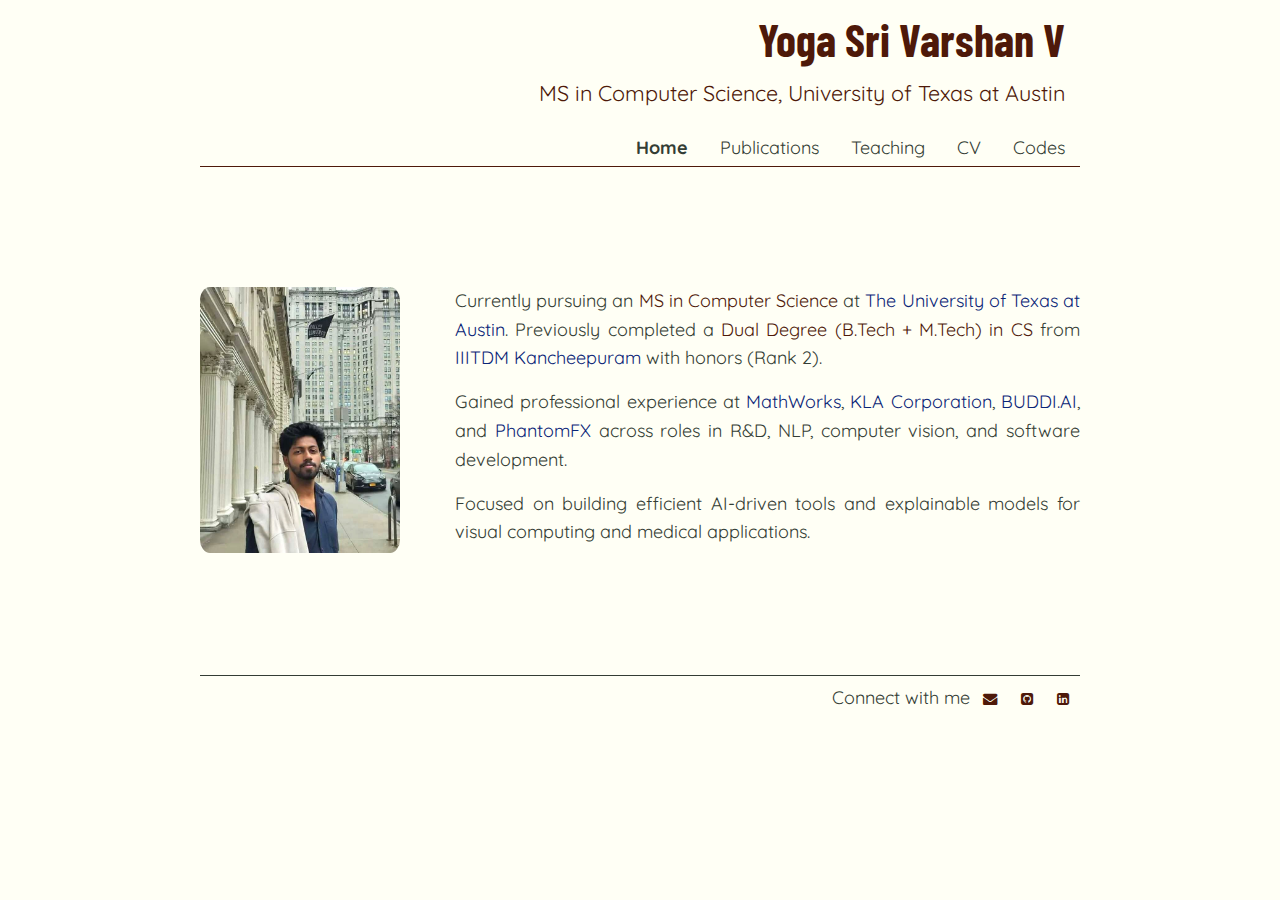
<file: index.html>
<!-- index.html -->
<html>
<head>
  <title>Yoga - Home</title>
  <meta name="author" content="Yoga Sri Varshan V">
  <link rel="icon" type="image/png" href="files/img/Yoga_NYC_3.jpg" />
  <meta http-equiv="content-type" content="text/html; charset=UTF-8">
  <meta name="viewport" content="width=device-width, initial-scale=1.0">
  <link rel="stylesheet" href="https://cdnjs.cloudflare.com/ajax/libs/font-awesome/4.7.0/css/font-awesome.min.css">
  <link rel="preconnect" href="https://fonts.googleapis.com">
  <link href='https://fonts.googleapis.com/css?family=Quicksand:200,200italic,300,300italic,400,400italic,500,500italic,600,600italic' rel='stylesheet'>
  <link href='https://fonts.googleapis.com/css?family=Barlow+Condensed:700bold' rel='stylesheet'>
  <link rel="stylesheet" type="text/css" href="files/src/cssfile.css">
</head>

<body>
  <!-- HEADER  -->
  <div class="header grid13">
    <div class="title">
      Yoga Sri Varshan V
    </div>
    <div class="subtitle">
      MS in Computer Science, University of Texas at Austin
    </div>
    <div class="nav">
      <a class="onav-curr">Home</a>
      <a class="onav" href="publications.html">Publications</a>
      <a class="onav" href="teaching.html">Teaching</a>
      <a class="onav" href="cv.html">CV</a>
      <a class="onav" href="codes.html">Codes</a>
    </div>
  </div>

  <!-- PICTURE AND LINKS -->
  <div class="photo grid1">
    <img class="pic" style="width:100%;" src="files/img/Yoga_NYC_7.jpg" alt="Yoga Sri Varshan V">    
  </div>

  <!-- ABOUT -->
  <div class="section grid23" id="about">
    <div class="subsection">
      Currently pursuing an <color>MS in Computer Science</color> at <a href="https://cs.utexas.edu/" target="_blank">The University of Texas at Austin</a>. Previously completed a <color>Dual Degree (B.Tech + M.Tech) in CS</color> from <a href="https://www.iiitdm.ac.in" target="_blank">IIITDM Kancheepuram</a> with honors (Rank 2).
    </div>
    <div class="subsection">
      Gained professional experience at <a href="https://mathworks.com" target="_blank">MathWorks</a>, <a href="https://www.kla.com" target="_blank">KLA Corporation</a>, <a href="https://buddi.ai" target="_blank">BUDDI.AI</a>, and <a href="https://phantomfx.com" target="_blank">PhantomFX</a> across roles in R&D, NLP, computer vision, and software development.
    </div>
    <div class="subsection">
      Focused on building efficient AI-driven tools and explainable models for visual computing and medical applications.
    </div>
  </div> 

  <!-- FOOTER LINKS -->
  <div class="section grid13 footer" style="text-align: right;">
    Connect with me   
    <a class="address" href="mailto:yogasrivarshan@utexas.edu" target="_blank"></a>
    <a class="github" href="https://github.com/YogaVicky" target="_blank"></a>
    <a class="linkedin" href="https://www.linkedin.com/in/yoga-sri-varshan-v/" target="_blank"></a>
  </div>

</body>
<script src="files/src/jsfile.js"></script>
</html>
</file>
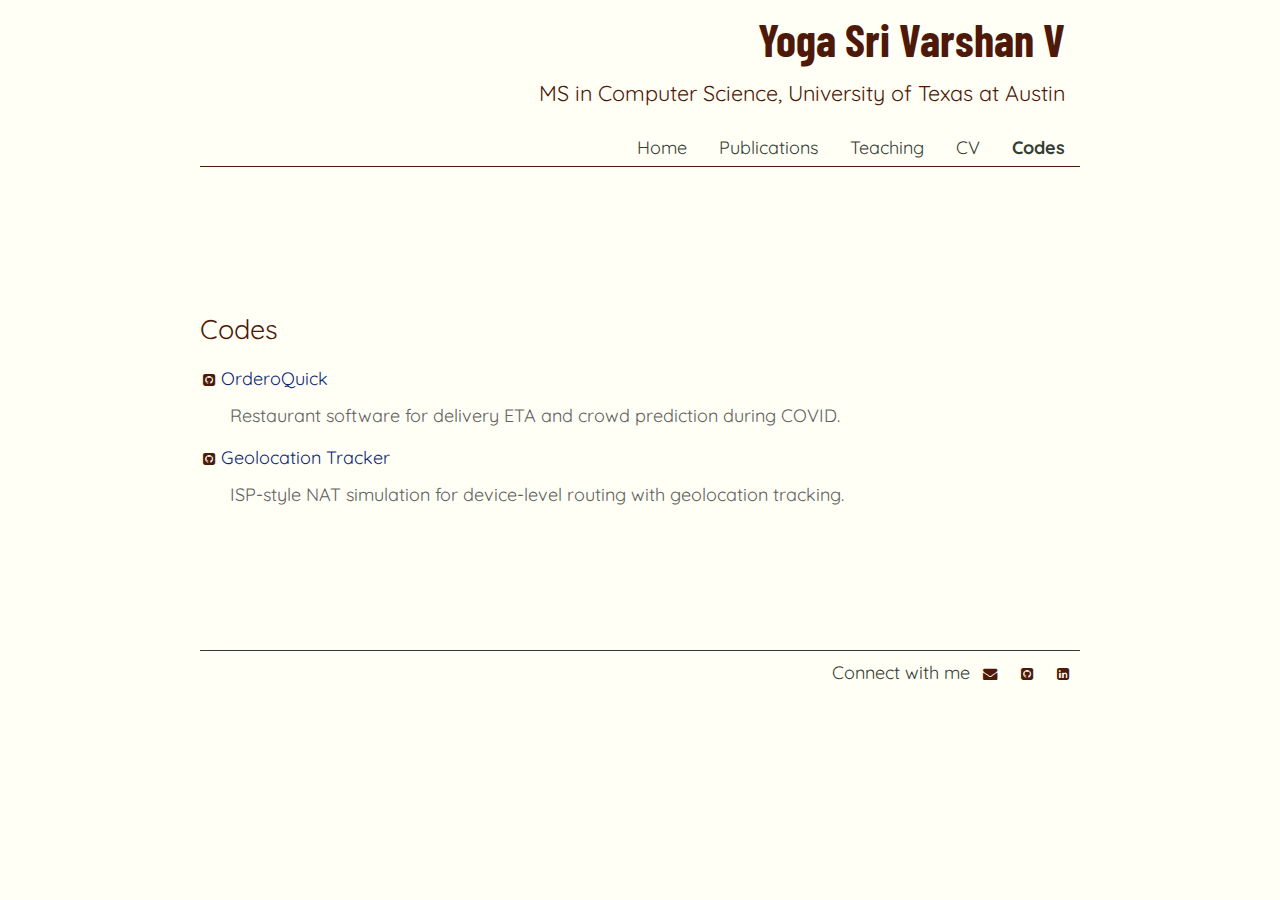
<file: codes.html>
<!-- codes.html -->
<html>
<head>
  <title>Yoga - Codes</title>
  <meta name="author" content="Yoga Sri Varshan V">
  <link rel="icon" type="image/png" href="files/img/Yoga_NYC_3.jpg" />
  <meta http-equiv="content-type" content="text/html; charset=UTF-8">
  <meta name="viewport" content="width=device-width, initial-scale=1.0">
  <link rel="stylesheet" href="https://cdnjs.cloudflare.com/ajax/libs/font-awesome/4.7.0/css/font-awesome.min.css">
  <link rel="preconnect" href="https://fonts.googleapis.com">
  <link href='https://fonts.googleapis.com/css?family=Quicksand:200,200italic,300,300italic,400,400italic,500,500italic,600,600italic' rel='stylesheet'>
  <link href='https://fonts.googleapis.com/css?family=Barlow+Condensed:700bold' rel='stylesheet'>
  <link rel="stylesheet" type="text/css" href="files/src/cssfile.css">
</head>

<!-- HEADER -->
<body>
  <!-- HEADER  -->
  <div class="header grid13">
    <div class="title">
      Yoga Sri Varshan V
    </div>
    <div class="subtitle">
      MS in Computer Science, University of Texas at Austin
    </div>
    <div class="nav">
      <a class="onav" href="index.html">Home</a>
      <a class="onav" href="publications.html">Publications</a>
      <a class="onav" href="teaching.html">Teaching</a>
      <a class="onav" href="cv.html">CV</a>
      <a class="onav-curr">Codes</a>
    </div>
  </div>

<!-- %%%%%%%%%%%%%%%%%%%%%%%%%%%%%%%%%%%%%%%%%%%%%%%%%%%%%%%%%%%%%%%%%%%%%%% -->
<!-- CODES -->
<!-- %%%%%%%%%%%%%%%%%%%%%%%%%%%%%%%%%%%%%%%%%%%%%%%%%%%%%%%%%%%%%%%%%%%%%%% -->

  <div class="section grid13" id="codes"> 
    <h1>Codes</h1>

    <div class="subsection">
      <a class="github" href="https://github.com/YogaVicky/OrderoQuick" style="font-weight: normal;" target="_blank">OrderoQuick</a>
      <p class="abstract" style="margin-left:30px">
        Restaurant software for delivery ETA and crowd prediction during COVID.
      </p>
    </div> 

    <div class="subsection">
      <a class="github" href="https://github.com/YogaVicky/Geolocation-Tracker" style="font-weight: normal;" target="_blank">Geolocation Tracker</a>
      <p class="abstract" style="margin-left:30px">
        ISP-style NAT simulation for device-level routing with geolocation tracking.
      </p>
    </div>       
  </div>

<!-- FOOTER LINKS -->
  <div class="section grid13 footer" style="text-align: right;">
    Connect with me   
    <a class="address" href="mailto:yogasrivarshan@utexas.edu" target="_blank"></a>
    <a class="github" href="https://github.com/YogaVicky" target="_blank"></a>
    <a class="linkedin" href="https://www.linkedin.com/in/yoga-sri-varshan-v/" target="_blank"></a>
  </div>

<!-- %%%%%%%%%%%%%%%%%%%%%%%%%%%%%%%%%%%%%%%%%%%%%%%%%%%%%%%%%%%%%%%%%%%%%%% -->
<!-- %%%%%%%%%%%%%%%%%%%%%%%%%%%%%%%%%%%%%%%%%%%%%%%%%%%%%%%%%%%%%%%%%%%%%%% -->

</body>
<script src="files/src/jsfile.js"></script>
</html>

<!-- %%%%%%%%%%%%%%%%%%%%%%%%%%%%%%%%%%%%%%%%%%%%%%%%%%%%%%%%%%%%%%%%%%%%%%% -->
<!-- %%%%%%%%%%%%%%%%%%%%%%%%%%%%%%%%%%%%%%%%%%%%%%%%%%%%%%%%%%%%%%%%%%%%%%% -->
</file>
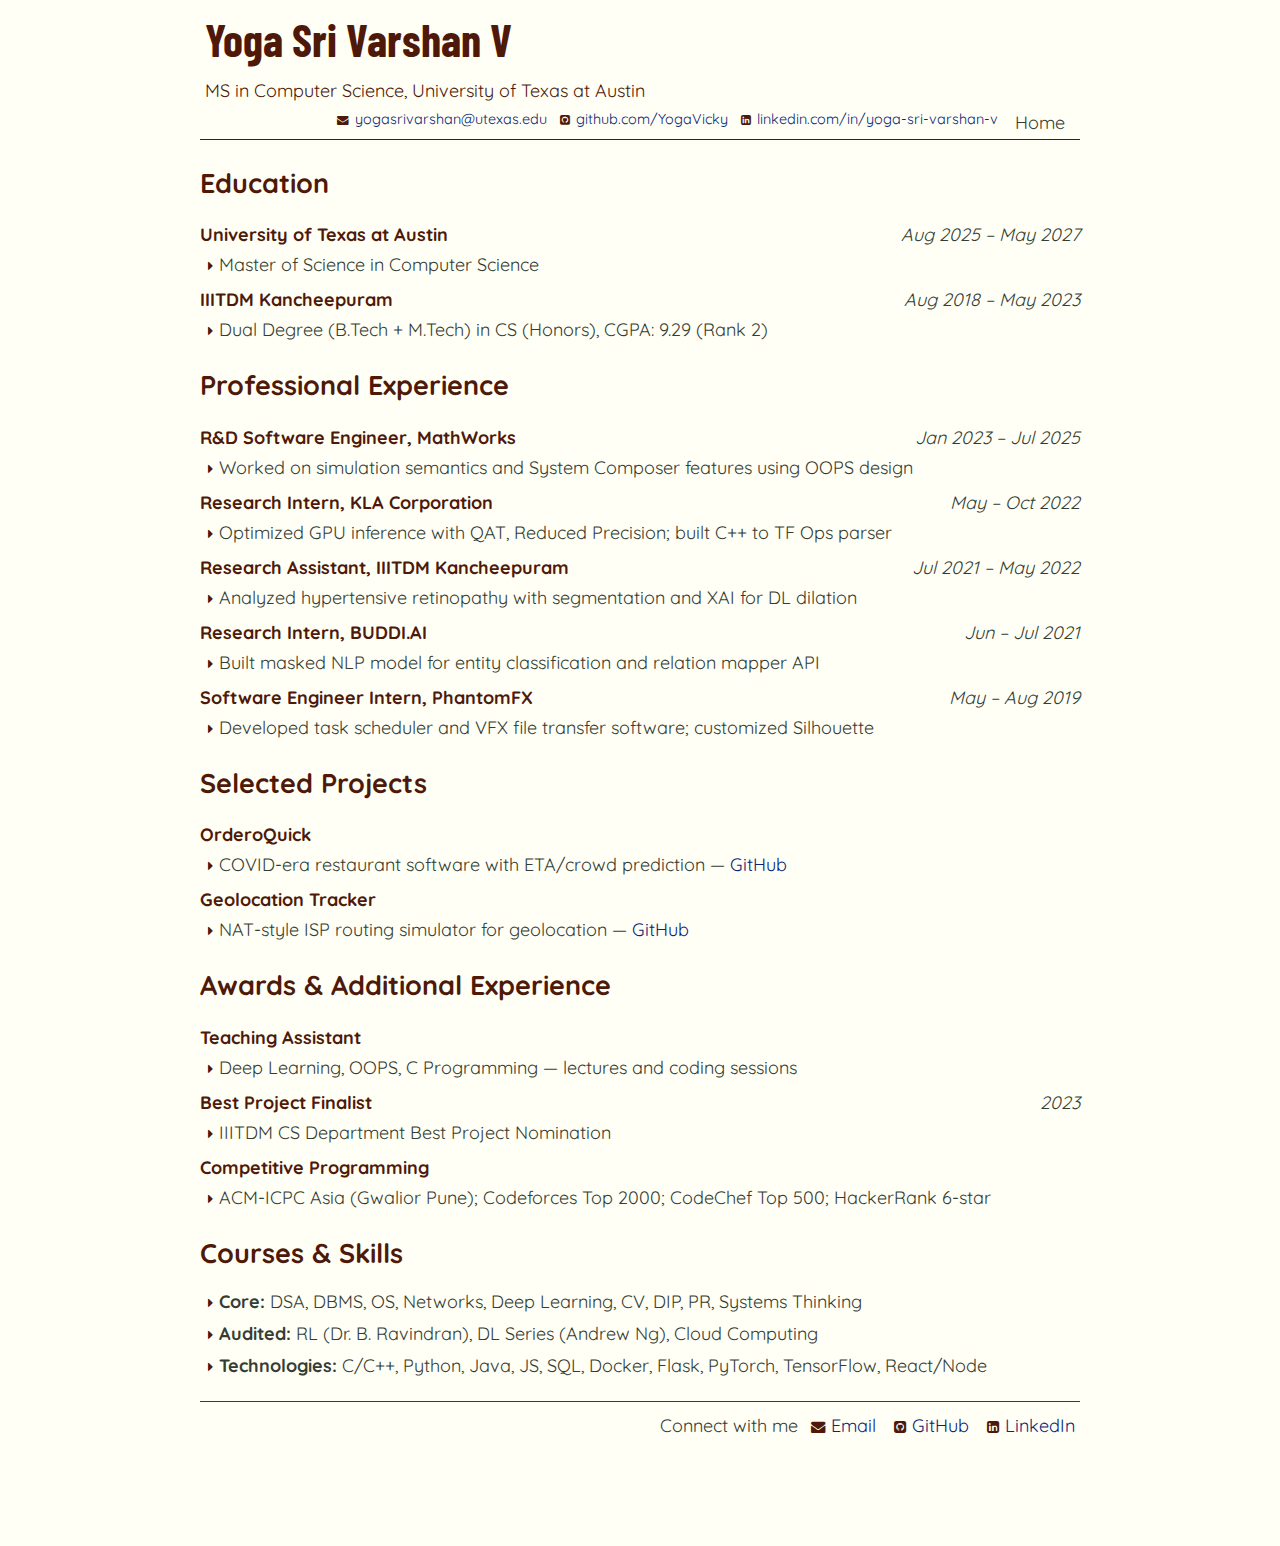
<file: cv.html>
<!-- cv.html -->
<html>
<head>
  <title>Yoga - CV</title>
  <meta name="author" content="Yoga Sri Varshan V">
  <link rel="icon" type="image/png" href="files/img/Yoga_NYC_3.jpg" />
  <meta http-equiv="content-type" content="text/html; charset=UTF-8">
  <meta name="viewport" content="width=device-width, initial-scale=1.0">
  <link rel="stylesheet" href="https://cdnjs.cloudflare.com/ajax/libs/font-awesome/4.7.0/css/font-awesome.min.css">
  <link rel="preconnect" href="https://fonts.googleapis.com">
  <link href='https://fonts.googleapis.com/css?family=Quicksand:200,200italic,300,300italic,400,400italic,500,500italic,600,600italic' rel='stylesheet'>
  <link href='https://fonts.googleapis.com/css?family=Barlow+Condensed:700bold' rel='stylesheet'>
  <link rel="stylesheet" type="text/css" href="files/src/cssfile.css">
</head>

<body>
  <!-- HEADER  -->
  <div class="header grid13" style="padding-bottom:3px;">
    <div class="title" style="text-align: left;padding-left:5px">
      Yoga Sri Varshan V
    </div>
    <div class="subtitle" style="text-align: left; padding-left:5px; font-size:100%">
      MS in Computer Science, University of Texas at Austin
    </div>
    <div class="nav" style="padding-top:3px;padding-bottom:3px;margin-top:2px">            
      <a class="address-cv" href="mailto:yogasrivarshan@utexas.edu" style="font-size: 80%;" target="_blank">yogasrivarshan@utexas.edu</a>
      <a class="github-cv" href="https://github.com/YogaVicky" style="font-size: 80%;" target="_blank">github.com/YogaVicky</a>
      <a class="linkedin-cv" href="https://www.linkedin.com/in/yoga-sri-varshan-v/" style="font-size: 80%;" target="_blank">linkedin.com/in/yoga-sri-varshan-v</a>
      <a class="home-cv" href="index.html">Home</a> 
    </div>
  </div>

  <!-- Education -->
  <div class="section grid13" id="education"> 
    <h1 style="font-weight:bold">Education</h1>
    <div class="cvitem"><div class="heading">University of Texas at Austin</div><div class="year">Aug 2025 – May 2027</div></div>
    <div class="cvsubitem">Master of Science in Computer Science</div>

    <div class="cvitem"><div class="heading">IIITDM Kancheepuram</div><div class="year">Aug 2018 – May 2023</div></div>
    <div class="cvsubitem">Dual Degree (B.Tech + M.Tech) in CS (Honors), CGPA: 9.29 (Rank 2)</div>
  </div>

  <!-- Experience -->
  <div class="section grid13" id="experience">
    <h1 style="font-weight:bold">Professional Experience</h1>

    <div class="cvitem"><div class="heading">R&D Software Engineer, MathWorks</div><div class="year">Jan 2023 – Jul 2025</div></div>
    <div class="cvsubitem">Worked on simulation semantics and System Composer features using OOPS design</div>

    <div class="cvitem"><div class="heading">Research Intern, KLA Corporation</div><div class="year">May – Oct 2022</div></div>
    <div class="cvsubitem">Optimized GPU inference with QAT, Reduced Precision; built C++ to TF Ops parser</div>

    <div class="cvitem"><div class="heading">Research Assistant, IIITDM Kancheepuram</div><div class="year">Jul 2021 – May 2022</div></div>
    <div class="cvsubitem">Analyzed hypertensive retinopathy with segmentation and XAI for DL dilation</div>

    <div class="cvitem"><div class="heading">Research Intern, BUDDI.AI</div><div class="year">Jun – Jul 2021</div></div>
    <div class="cvsubitem">Built masked NLP model for entity classification and relation mapper API</div>

    <div class="cvitem"><div class="heading">Software Engineer Intern, PhantomFX</div><div class="year">May – Aug 2019</div></div>
    <div class="cvsubitem">Developed task scheduler and VFX file transfer software; customized Silhouette</div>
  </div>

  <!-- Projects -->
  <div class="section grid13" id="projects">
    <h1 style="font-weight:bold">Selected Projects</h1>

    <div class="cvitem"><div class="heading">OrderoQuick</div></div>
    <div class="cvsubitem">COVID-era restaurant software with ETA/crowd prediction — <a href="https://github.com/YogaVicky/OrderoQuick" target="_blank">GitHub</a></div>

    <div class="cvitem"><div class="heading">Geolocation Tracker</div></div>
    <div class="cvsubitem">NAT-style ISP routing simulator for geolocation — <a href="https://github.com/YogaVicky/Geolocation-Tracker" target="_blank">GitHub</a></div>
  </div>

  <!-- Awards -->
  <div class="section grid13" id="awards">
    <h1 style="font-weight:bold">Awards & Additional Experience</h1>

    <div class="cvitem"><div class="heading">Teaching Assistant</div></div>
    <div class="cvsubitem">Deep Learning, OOPS, C Programming — lectures and coding sessions</div>

    <div class="cvitem"><div class="heading">Best Project Finalist</div><div class="year">2023</div></div>
    <div class="cvsubitem">IIITDM CS Department Best Project Nomination</div>

    <div class="cvitem"><div class="heading">Competitive Programming</div></div>
    <div class="cvsubitem">ACM-ICPC Asia (Gwalior Pune); Codeforces Top 2000; CodeChef Top 500; HackerRank 6-star</div>
  </div>

  <!-- Skills -->
  <div class="section grid13" id="skills">
    <h1 style="font-weight:bold">Courses & Skills</h1>

    <div class="cvsubitem"><b>Core:</b> DSA, DBMS, OS, Networks, Deep Learning, CV, DIP, PR, Systems Thinking</div>
    <div class="cvsubitem"><b>Audited:</b> RL (Dr. B. Ravindran), DL Series (Andrew Ng), Cloud Computing</div>
    <div class="cvsubitem"><b>Technologies:</b> C/C++, Python, Java, JS, SQL, Docker, Flask, PyTorch, TensorFlow, React/Node</div>
  </div>

  <!-- Footer -->
  <div class="section grid13 footer" style="text-align: right;">
    Connect with me
    <a class="address" href="mailto:yogasrivarshan@utexas.edu" target="_blank">Email</a>
    <a class="github" href="https://github.com/YogaVicky" target="_blank">GitHub</a>
    <a class="linkedin" href="https://www.linkedin.com/in/yoga-sri-varshan-v/" target="_blank">LinkedIn</a>
  </div>
</body>
<script src="files/src/jsfile.js"></script>
</html>
</file>
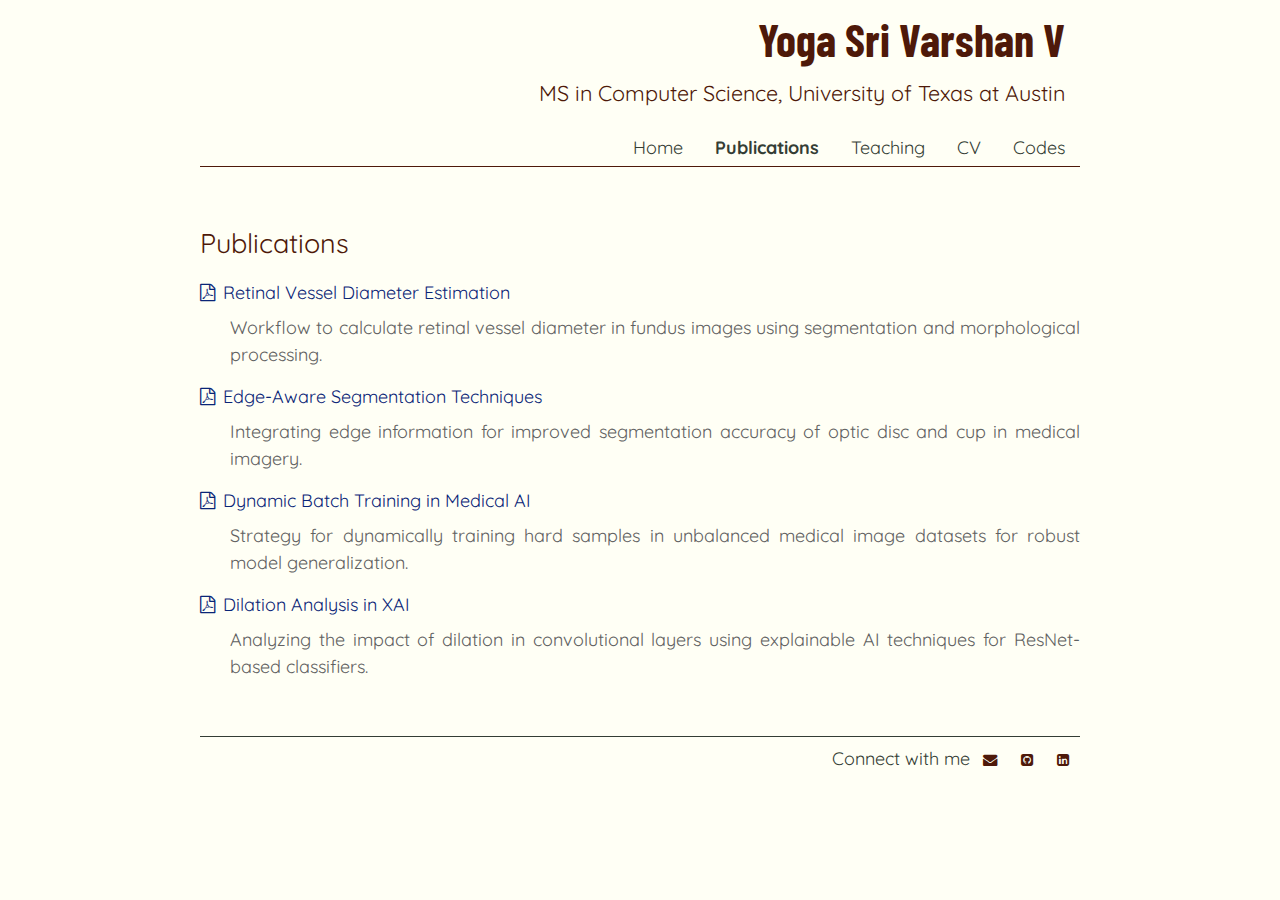
<file: publications.html>
<!-- publications.html -->
<html>
<head>
  <title>Yoga - Publications</title>
  <meta name="author" content="Yoga Sri Varshan V">
  <link rel="icon" type="image/png" href="files/img/Yoga_NYC_3.jpg" />
  <meta http-equiv="content-type" content="text/html; charset=UTF-8">
  <meta name="viewport" content="width=device-width, initial-scale=1.0">
  <link rel="stylesheet" href="https://cdnjs.cloudflare.com/ajax/libs/font-awesome/4.7.0/css/font-awesome.min.css">
  <link rel="preconnect" href="https://fonts.googleapis.com">
  <link href='https://fonts.googleapis.com/css?family=Quicksand:200,200italic,300,300italic,400,400italic,500,500italic,600,600italic' rel='stylesheet'>
  <link href='https://fonts.googleapis.com/css?family=Barlow+Condensed:700bold' rel='stylesheet'>
  <link rel="stylesheet" type="text/css" href="files/src/cssfile.css">
</head>

<body>
  <!-- HEADER -->
  <div class="header grid13">
    <div class="title">Yoga Sri Varshan V</div>
    <div class="subtitle">MS in Computer Science, University of Texas at Austin</div>
    <div class="nav">
      <a class="onav" href="index.html">Home</a>
      <a class="onav-curr">Publications</a>
      <a class="onav" href="teaching.html">Teaching</a>
      <a class="onav" href="cv.html">CV</a>
      <a class="onav" href="codes.html">Codes</a>
    </div>
  </div>

  <!-- PUBLICATIONS SECTION -->
  <div class="section grid13" id="publications">
    <h1>Publications</h1>

    <div class="subsection">
      <a href="https://dl.acm.org/doi/pdf/10.1145/3627631.3627653" style="font-weight: normal;" target="_blank">
        <i class="fa fa-file-pdf-o" aria-hidden="true" style="margin-right: 8px;"></i>Retinal Vessel Diameter Estimation
      </a>
      <p class="abstract" style="margin-left:30px">
        Workflow to calculate retinal vessel diameter in fundus images using segmentation and morphological processing.
      </p>
    </div>

    <div class="subsection">
      <a href="https://arxiv.org/pdf/2408.05052" style="font-weight: normal;" target="_blank">
        <i class="fa fa-file-pdf-o" aria-hidden="true" style="margin-right: 8px;"></i>Edge-Aware Segmentation Techniques
      </a>
      <p class="abstract" style="margin-left:30px">
        Integrating edge information for improved segmentation accuracy of optic disc and cup in medical imagery.
      </p>
    </div>

    <div class="subsection">
      <a href="https://arxiv.org/pdf/2408.12013" style="font-weight: normal;" target="_blank">
        <i class="fa fa-file-pdf-o" aria-hidden="true" style="margin-right: 8px;"></i>Dynamic Batch Training in Medical AI
      </a>
      <p class="abstract" style="margin-left:30px">
        Strategy for dynamically training hard samples in unbalanced medical image datasets for robust model generalization.
      </p>
    </div>

    <div class="subsection">
      <a href="https://arxiv.org/pdf/2407.05440" style="font-weight: normal;" target="_blank">
        <i class="fa fa-file-pdf-o" aria-hidden="true" style="margin-right: 8px;"></i>Dilation Analysis in XAI
      </a>
      <p class="abstract" style="margin-left:30px">
        Analyzing the impact of dilation in convolutional layers using explainable AI techniques for ResNet-based classifiers.
      </p>
    </div>
  </div>

  <!-- FOOTER -->
  <div class="section grid13 footer" style="text-align: right;">
    Connect with me
    <a class="address" href="mailto:yogasrivarshan@utexas.edu" target="_blank"></a>
    <a class="github" href="https://github.com/YogaVicky" target="_blank"></a>
    <a class="linkedin" href="https://www.linkedin.com/in/yoga-sri-varshan-v/" target="_blank"></a>
  </div>

  <script src="files/src/jsfile.js"></script>
</body>
</html>
</file>
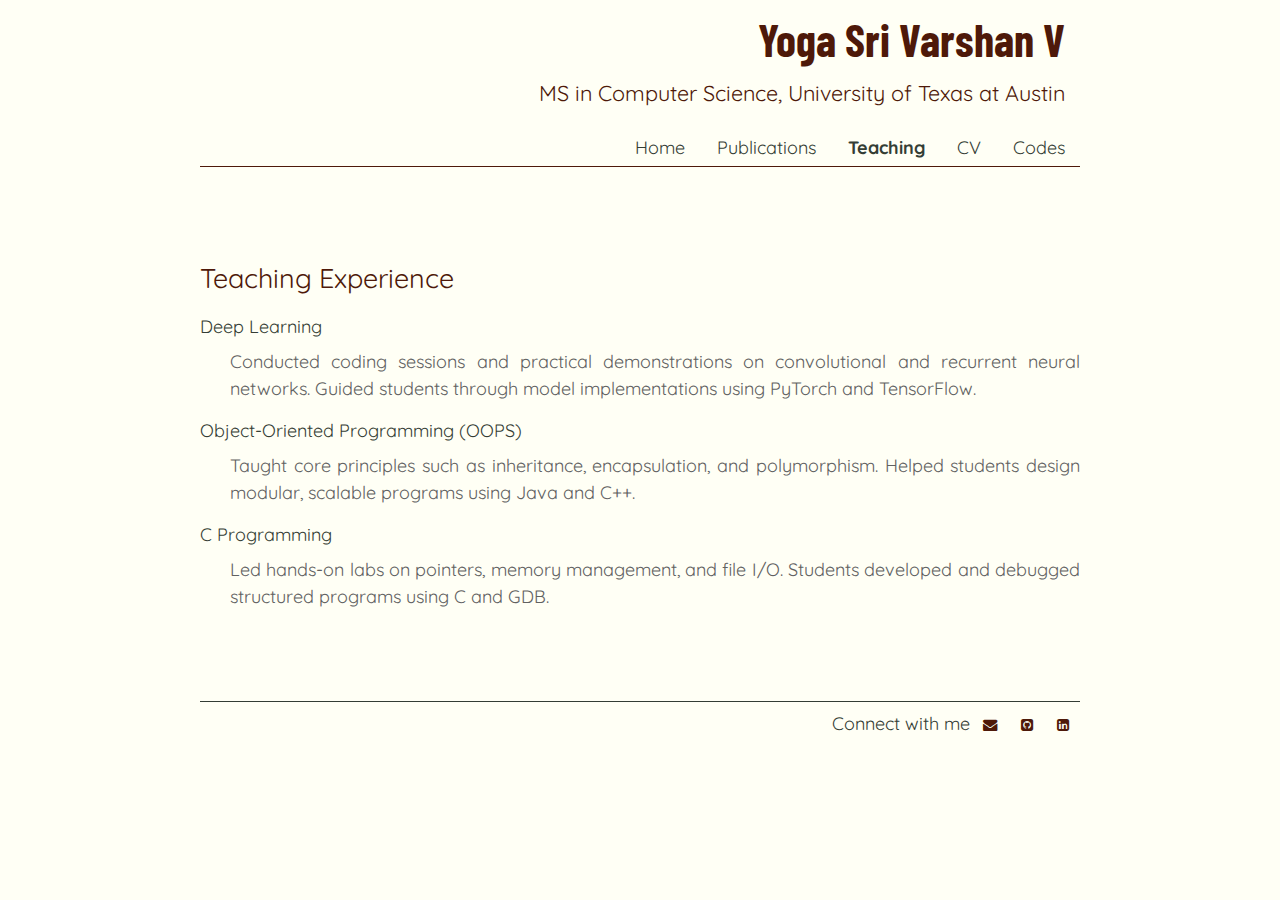
<file: teaching.html>
<!-- teaching.html -->
<html>
<head>
  <title>Yoga - Teaching</title>
  <meta name="author" content="Yoga Sri Varshan V">
  <link rel="icon" type="image/png" href="files/img/Yoga_NYC_3.jpg" />
  <meta http-equiv="content-type" content="text/html; charset=UTF-8">
  <meta name="viewport" content="width=device-width, initial-scale=1.0">
  <link rel="stylesheet" href="https://cdnjs.cloudflare.com/ajax/libs/font-awesome/4.7.0/css/font-awesome.min.css">
  <link rel="preconnect" href="https://fonts.googleapis.com">
  <link href='https://fonts.googleapis.com/css?family=Quicksand:200,200italic,300,300italic,400,400italic,500,500italic,600,600italic' rel='stylesheet'>
  <link href='https://fonts.googleapis.com/css?family=Barlow+Condensed:700bold' rel='stylesheet'>
  <link rel="stylesheet" type="text/css" href="files/src/cssfile.css">
</head>

<body>
  <!-- HEADER -->
  <div class="header grid13">
    <div class="title">Yoga Sri Varshan V</div>
    <div class="subtitle">MS in Computer Science, University of Texas at Austin</div>
    <div class="nav">
      <a class="onav" href="index.html">Home</a>
      <a class="onav" href="publications.html">Publications</a>
      <a class="onav-curr">Teaching</a>
      <a class="onav" href="cv.html">CV</a>
      <a class="onav" href="codes.html">Codes</a>
    </div>
  </div>

  <!-- TEACHING SECTION -->
  <div class="section grid13" id="teaching">
    <h1>Teaching Experience</h1>

    <div class="subsection">
      <div class="github" style="font-weight: normal;">
        Deep Learning
      </div>
      <p class="abstract" style="margin-left:30px">
        Conducted coding sessions and practical demonstrations on convolutional and recurrent neural networks. Guided students through model implementations using PyTorch and TensorFlow.
      </p>
    </div>

    <div class="subsection">
      <div class="github" style="font-weight: normal;">
        Object-Oriented Programming (OOPS)
      </div>
      <p class="abstract" style="margin-left:30px">
        Taught core principles such as inheritance, encapsulation, and polymorphism. Helped students design modular, scalable programs using Java and C++.
      </p>
    </div>

    <div class="subsection">
      <div class="github" style="font-weight: normal;">
        C Programming
      </div>
      <p class="abstract" style="margin-left:30px">
        Led hands-on labs on pointers, memory management, and file I/O. Students developed and debugged structured programs using C and GDB.
      </p>
    </div>
  </div>

  <!-- FOOTER -->
  <div class="section grid13 footer" style="text-align: right;">
    Connect with me
    <a class="address" href="mailto:yogasrivarshan@utexas.edu" target="_blank"></a>
    <a class="github" href="https://github.com/YogaVicky" target="_blank"></a>
    <a class="linkedin" href="https://www.linkedin.com/in/yoga-sri-varshan-v/" target="_blank"></a>
  </div>

  <script src="files/src/jsfile.js"></script>
</body>
</html>
</file>
<file: files/src/cssfile.css>
/*******************************************************************************
 DEFINE COLORS
*******************************************************************************/

/* define colors */
:root {
  /* color for title and section headers */
  --main: navy;
  --main: rgb(78, 25, 9);
  /* color for links */
  --link: rgb(10, 37, 119);
  /* color for links (hover) */
  --linkhover: rgb(23, 66, 194);
  /* color for journals */
  --journal: rgb(106,24,6);
  /* color for html background */
  --background: rgb(255, 255, 245);
  /* color for main text */
  --fontmain:rgb(52, 61, 52);
  /* color for abstracts' text */
  --fontabstract:rgb(29, 44, 38);
}

/*******************************************************************************
 INITIALIZE SETTINGS
*******************************************************************************/

/* set global parameters */
*{
  font-family: 'Quicksand';
  margin: 0px;
  padding: 0px;
  line-height: 1.5em;
  color: inherit;
  font-size: inherit; 
  font-weight: inherit;
  text-decoration: none;
  background-color: inherit;
  -webkit-text-size-adjust: none;
}

/*******************************************************************************
 MAIN ELEMENTS
*******************************************************************************/

html{
  font-size: 18px;
  font-weight: 400;
  padding-bottom: 100px;
}
body{
  min-width:880px;
  max-width:61.8%;
  color:var(--fontmain);
  background-color:var(--background);
  margin:0px auto auto auto;
  display:grid;
  grid-template-columns: 200px;
  grid-column-gap:55px;
  grid-row-gap:20px;
}
.grid1{
  grid-column: 1;
}
.grid2{
  grid-column: 2;
}
.grid3{
  grid-column: 3;
}
.grid12{
  grid-column: 1/2;
}
.grid23{
  grid-column: 2/3;
}
.grid13{
  grid-column: 1/3;
}
p,div{
  margin-top:3px;
}
a{
  color:var(--link);
}
a:hover{
  color:var(--linkhover);
  cursor:pointer;
}

a.address:hover,a.github:hover,a.linkedin:hover{
  font-weight:bold  
}

a.address-cv:hover,a.github-cv:hover,a.linkedin-cv:hover{
  font-weight:normal  
}


ul{
  padding: 7px 0px 0px 30px;
  margin:0px;
  list-style:circle;
}
li{
  margin-bottom:10px;
}
li:not(:last-child) {
  margin-bottom:2px;
}
u{
  text-decoration:underline;
}
b{
  font-weight:bold;
}

/*******************************************************************************
 STRUCTURE
*******************************************************************************/

/* header */
.header{
  padding-bottom:15px;  
}
/* title of the website */
.title{
  color:var(--main);
  text-align:right;
  font-family:"Barlow Condensed";
  font-size:250%;
  font-weight:bolder;
  padding-right:15px;
}
/* subtitle of the website */
.subtitle{
  color:var(--main);
  text-align:right;
  font-size:120%;
  padding-right:15px;
}

/*coordinates*/
.coordinates{
  color:gray;
  text-align:right;
  font-size:60%;
}
/* navigation  var */
.nav{
  text-align:right;
  margin-top:15px;
  padding-top:10px;
  padding-bottom:5px;
  border-bottom:1px solid var(--main);
}

.nav {
  border-bottom: none;
  display: flex;
  flex-wrap: wrap;
  justify-content: right;
  gap: 10px;
}

.nav {
  text-align: right;
  margin-top: 15px;
  padding-top: 10px;
  padding-bottom: 5px;
  border-bottom: 1px solid var(--main);
  overflow: hidden; /* Clears the floats */
}

.nav a.home-cv {
  float: right; /* Moves the "Home" link to the right */
}

.nav a.github-cv, .nav a.linkedin-cv, .nav a.address-cv {
  float: left; /* Keeps all other links on the left */
}

/* links in navigation bar */
.onav,.home-cv{
  color: var(--fontmain);
  text-align: center;
  padding-left:7px;
  padding-right:15px;
  display:inline-block;
}

.onav-curr{
  color: var(--fontmain);
  text-align: center;
  padding-left:7px;
  padding-right:15px;
  font-weight: bold; 
  display:inline-block;
}

.onav-curr:hover{
  color: var(--fontmain);
  font-weight: bold; 
  cursor:pointer
}

/* footer */
.footer{
  text-align:right;
  padding-top:5px;
  border-top:1px solid var(--fontmain);
  margin-top:30px;
} 
.footer > a {
  display:inline-block;
  padding:5px
}
/* Styling for the image */
.pic {
  margin:0px auto 20px auto;
  text-align:center;
  display:block;
  border-radius: 5%;
  width: 100%;
  display: block; /* Prevent image from having extra spacing below */
}

/* Styling for the hyperlink inside the image */
.map-link {
  position: relative;
  top: -15%;  /* Position the link 8% from the top of the image */
  right: -83%;  /* Position the link 8% from the right of the image */
  font-size: 80%;
  background-color: rgb(255, 255, 255, 0.45); /* Semi-transparent white background */
  padding: 5px 5px;  /* Add padding around the text */
  border-radius: 5px; /* Optional: rounded corners for the link */
  /*box-shadow: 0 2px 5px rgba(0, 0, 0, 0.1); /* Optional: shadow for better visibility */
}

.map-link:hover {
  background-color: rgb(255, 255, 255, 0.70);
}
/* div for research, teaching, etc */
.section{
  margin-top:0px;
  width:100%;  
}
/* div for each item in sections */
.subsection{
  margin-bottom:15px;
  line-height:1.6;
  width:100%;
  text-align: justify;
}
/* section headings */
h1{
  color:var(--main);
  font-size:150%;
  margin-bottom:15px;
  margin-top:0px;
}
/* paper titles */
h2{ 
  color:var(--main);
  font-size:inherit;
}

/*CV html section*/
.cvitem{
  display:flex;
  justify-content:space-between;
}
.cvitem .heading{
  color:var(--main);
  text-align: left;
  font-weight: bold;
}
.cvitem .year {
  color:var(--fontmain);
  text-align: right;
  font-style: italic;
  font-weight:normal;
}
.cvsubitem{
  text-align: left;
  padding-left:5px;
  color:var(--fontmain);
}


/*******************************************************************************
 OTHER ELEMENTS
*******************************************************************************/

/* to set the color to main */
paper{
  color:var(--main);
  font-size:inherit;
}
paper::before{ content: open-quote;}
paper::after{ content: close-quote;}
/* for journals */
journal{
  color:var(--journal);
  font-size: inherit;
  font-style: italic;
}
/* to set the color to main */
color{
  color:var(--main);
  font-size:inherit;
}
/* for papers' abstracts */
.abstract{
  color:var(--fontabstract);
  margin-top:8px;
  color:#616161;
  text-align:justify;
}

/*******************************************************************************
 LINKS' ICONS
*******************************************************************************/

/* to show a small icon next to links depending on their content */
a.pdf::before,
a.slides::before,
a.code::before,
a.paper::before,
a.github::before,
a.github-cv::before,
a.link::before,
a.more::before,
a.less::before,
a.twitter::before,
a.google::before,
a.address::before,
a.address-cv::before,
a.linkedin::before,
a.linkedin-cv::before,
a.coordinates::before,
.cvsubitem::before{
  font-family: "FontAwesome";
  font-size:80%;
  color:var(--main);
  margin:0px 6px 0px 3px;
  padding:0px;
}
a.paper::before{    content: "\f0f6 ";}
a.article::before{  content: "\f02d ";}
a.pdf::before{      content: "\f1c1 ";}
a.slides::before{   content: "\f1c4 ";}
a.code::before{     content: "\f1c9 ";}
a.github::before,
a.github-cv::before{   content: "\f092 ";}
a.more::before{     content: "\f196 ";}
a.less::before{     content: "\f147 ";}
a.link::before{     content: "\f08e ";}
a.twitter::before{  content: "\f099 ";}
a.address::before,
a.address-cv::before{  content: "\f0e0 ";}
a.google::before{   content: "\f1a0 ";}
a.linkedin::before,
a.linkedin-cv::before{ content: "\f08c ";}
a.coordinates::before{content: "\f041";}
.cvsubitem::before{content:"\f0da "}
/* for links without href - add it to the class attribute */
a.empty{
  color:lightgrey;
}
a.empty::before{
  color:lightgrey;
}
a.empty:hover{
  cursor:not-allowed;
}

.calendar::before{
  font-family: "FontAwesome";
  font-size:100%;
  color:var(--main);
  margin:0px 10px 0px 0px;
  padding:0px;
  line-height: 1em;
  content: "\f073 "; 
}

/*******************************************************************************
 ADAPT LAYOUT FOR SCREENS OF 900 px OR LESS
*******************************************************************************/

@media screen and (max-width:1000px) {
  *{
    font-size: 15px;
  }
  html{
    padding:20px;
  }
  body{
    margin:0px;
    min-width:0px;
    padding:0px 20px 200px 20px;
  }
  body{
    grid-template-columns: 150px auto;
    display:block;
  }

  .maincontent{
    display:block;
    padding-left:0px;
    padding-top:15px;
  }
  .section{
    margin-bottom:20px;
  }
  .subsection{
    margin-bottom:10px;
  }
  h1{
    margin-bottom:10px;
  }

  .footer > a.address, a.github , a.linkedin{
    display:inline-block;
  }
}

/*******************************************************************************
 ADAPT LAYOUT FOR SCREENS OF 500 px OR LESS
*******************************************************************************/

@media screen and (max-width:550px) {
  *{
    font-size: 13px;
  }
  html{
    padding:10px;
  }
  body{
    display:block;
  }
  /* .header{
    display:none;
  } */
  .title{
    font-size:150%;
  }
  .subtitle{
    font-size:105%;
  }
  .nav {
    padding-top:5px;
    padding-bottom:5px;
  }
  .footer {
    padding-top:0px;
    padding-bottom:0px;
  }

  .maincontent{
    display:block;
    padding-left:0px;
    padding-top:15px;
  }
}
</file>
